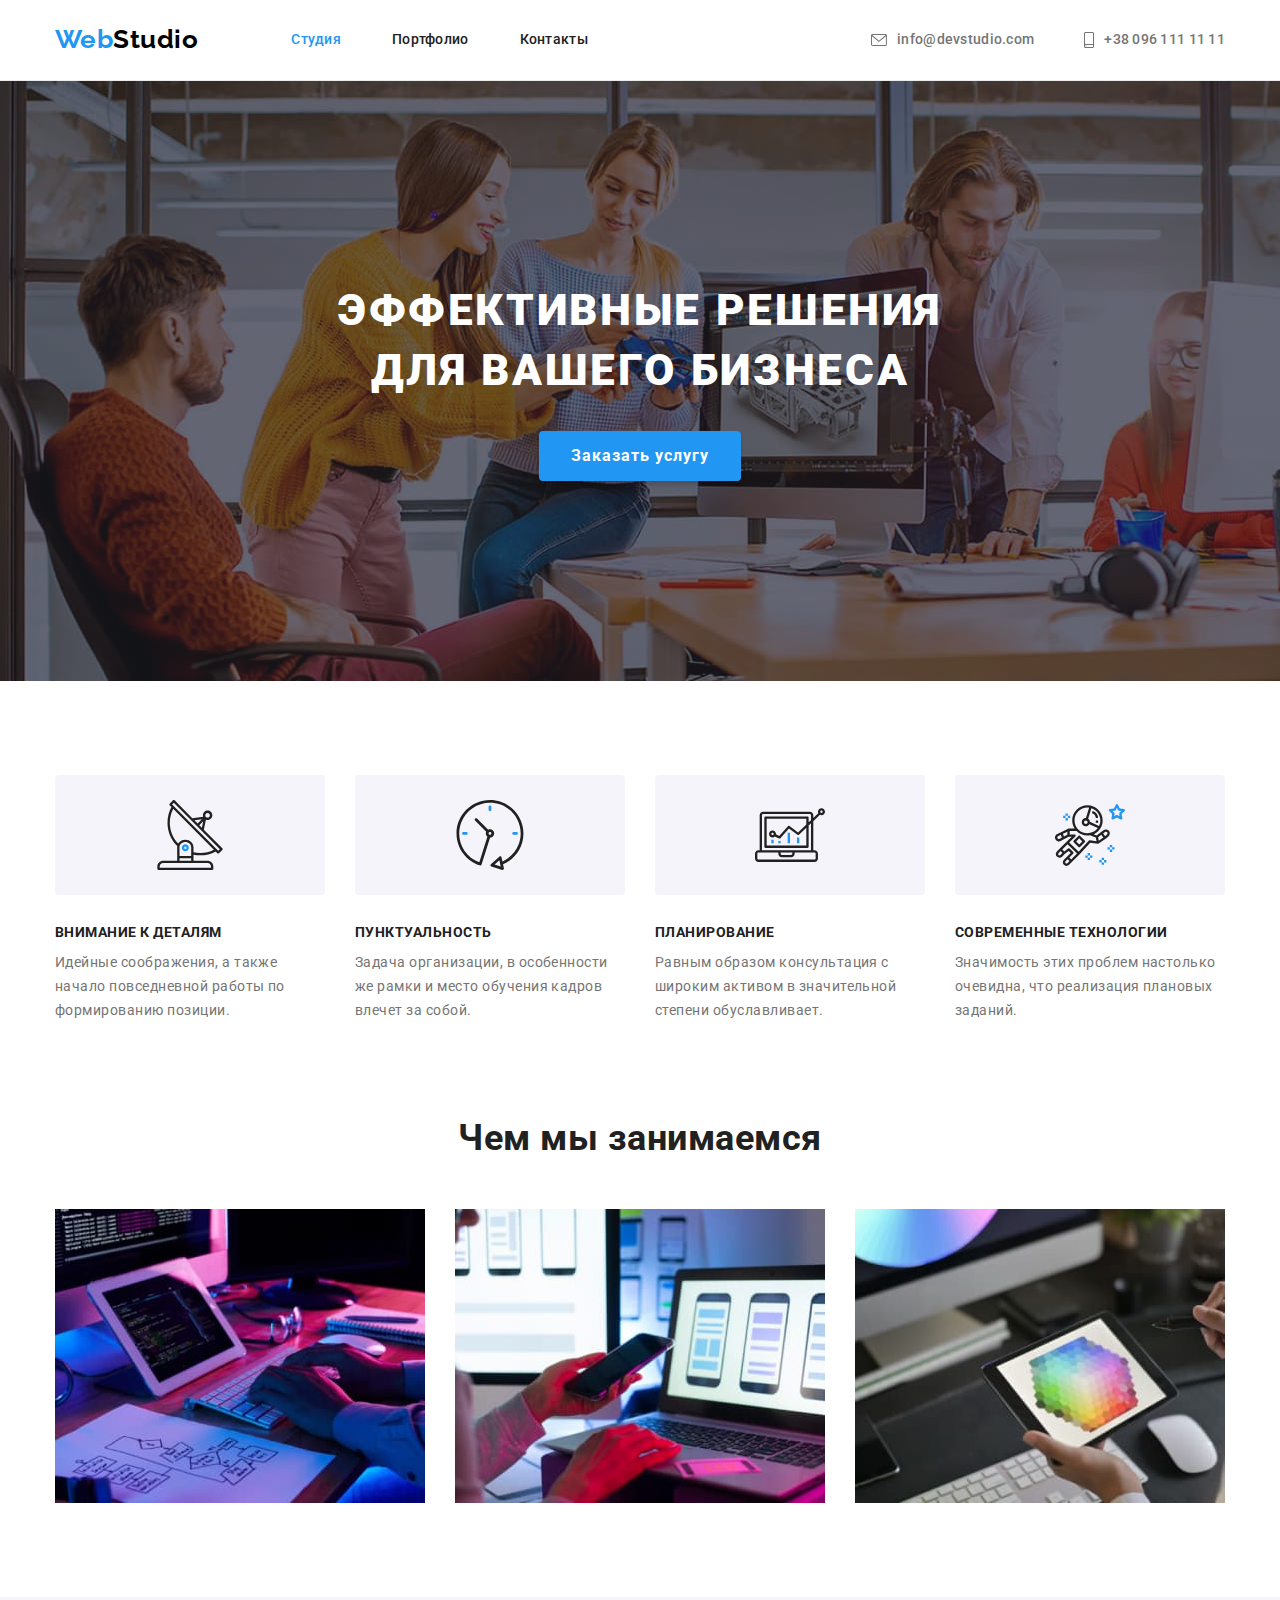
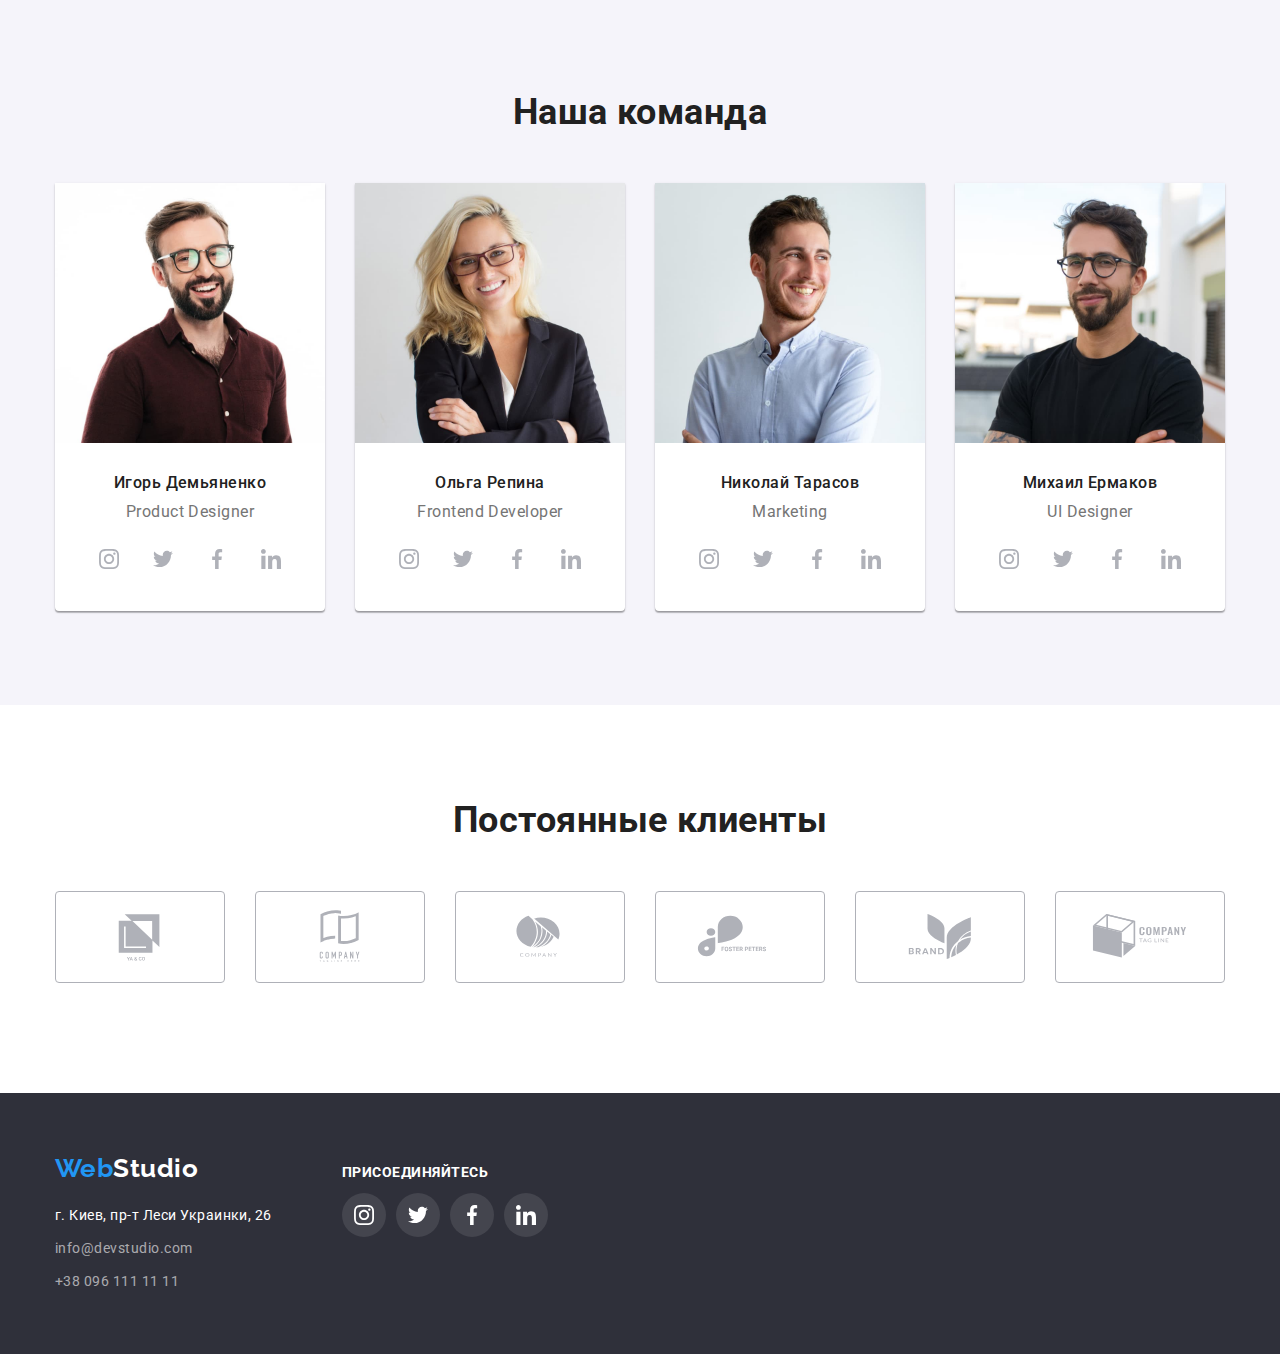
<file: index.html>
<!DOCTYPE html>
<html lang="ru">
<head>
    <meta charset="UTF-8">
    <meta http-equiv="X-UA-Compatible" content="IE=edge">
    <meta name="viewport" content="width=device-width, initial-scale=1.0">
    <title>Document</title>
    <link href="https://fonts.googleapis.com/css2?family=Raleway:wght@700&family=Roboto:wght@400;500;700;900&display=swap"
        rel="stylesheet">
    <link rel="stylesheet" href="https://cdnjs.cloudflare.com/ajax/libs/modern-normalize/1.1.0/modern-normalize.min.css">
    <link rel="stylesheet" href="./css/styles.css">
</head>
<body>
    <header class=page-header>
        <div class="container main-nav">
            <nav class="part-nav">
                <a href="./index.html" class="logo">
                    <span class="part-logo">Web</span>Studio
                </a>
            
                <ul class="site-nav list">
                    <li class="item"><a href="" class="link current">Студия</a></li>
                    <li class="item"><a href="./portfolio.html" class="link">Портфолио</a></li>
                    <li class="item"><a href="" class="link">Контакты</a></li>
                </ul>
            </nav>
            <ul class="contacts list">
                <li class="item">
                    <a href="mailto:info@devstudio.com" class="contact-link">
                        <svg class="mail-icon" width="16" height="12">
                            <use href="./images/symbol-defs.svg#icon-envelope"></use>
                        </svg>
                        info@devstudio.com
                    </a>
                </li>
                <li class="item">
                    <a href="tel:+380961111111" class="contact-link">
                        <svg class="phone-icon" width="10" height="16">
                            <use href="./images/symbol-defs.svg#icon-smartphone"></use>
                        </svg>
                        +38 096 111 11 11
                    </a></li>
            </ul>
        </div>
    </header>
    
    <main>
        <section class="hero">
            <h1 class="hero-title">Эффективные решения<br/>для вашего бизнеса</h1>
            <button type="button" class="button primary">Заказать услугу</button>
        </section>
        
        <section class="feature-section" >
            <div class="container">
                <h2 class="hide">Особенности</h2>
                <ul class="list feature-list">
                    <li class="item">
                        <div class="feature-bgc">
                            <svg class="icon-features" width="70" height="70">
                                <use href="./images/symbol-defs.svg#icon-antenna"></use>
                            </svg>
                        </div>
                        <h3 class="title">Внимание к деталям</h3>
                        <p class="text">Идейные соображения, а также начало повседневной работы по формированию позиции.</p>
                    </li>
                    <li class="item">
                        <div class="feature-bgc">
                            <svg class="icon-features" width="70" height="70">
                                <use href="./images/symbol-defs.svg#icon-clock"></use>
                            </svg>
                        </div>
                        <h3 class="title">Пунктуальность</h3>
                        <p class="text">Задача организации, в особенности же рамки и место обучения кадров влечет за собой.</p>
                    </li>
                    <li class="item">
                        <div class="feature-bgc">
                            <svg class="icon-features" width="70" height="70">
                                <use href="./images/symbol-defs.svg#icon-diagram"></use>
                            </svg>
                        </div>
                        <h3 class="title">Планирование</h3>
                        <p class="text">Равным образом консультация с широким активом в значительной степени обуславливает.</p>
                    </li>
                    <li class="item">
                        <div class="feature-bgc">
                            <svg class="icon-features" width="70" height="70">
                                <use href="./images/symbol-defs.svg#icon-astronaut"></use>
                            </svg>
                        </div>
                        <h3 class="title">Современные технологии</h3>
                        <p class="text">Значимость этих проблем настолько очевидна, что реализация плановых заданий.</p>
                    </li>
                </ul>
            </div>
        </section>
        
        <section class="work-section">
            <div class="container">
                <h2 class="section-title">Чем мы занимаемся</h2>
                <ul class="list work-list">
                    <li class="item"><img class="image" src="images/box1.jpg" alt="keyboard and ipad" width="370"></li>
                    <li class="item"><img class="image" src="images/box2.jpg" alt="phone and laptop" width="370"></li>
                    <li class="item"><img class="image" src="images/box3.jpg" alt="ipad" width="370"></li>
                </ul>
            </div>
        </section>
        
        <section class="section team">
            <div class="container">
                <h2 class="section-title">Наша команда</h2>
                <ul class="list team-list">
                    <li class="item">
                        <img class="image" src="images/img1.jpg" alt="photoIgor" width="270">
                        <div class="team-name">
                            <h3 class="list title">Игорь Демьяненко</h3>
                            <p class="list job">Product Designer</p>
                        </div>
                        <ul class="link-team">
                            <li class="list">
                                <a href="https://www.instagram.com/" class="icon-link">
                                    <svg class="icon-link-team" width="20" height="20">
                                        <use href="./images/symbol-defs.svg#icon-instagram">
                                        </use>
                                    </svg>
                                </a>
                            </li>
                            <li class="list">
                                <a href="https://twitter.com/" class="icon-link">
                                    <svg class="icon-link-team" width="20" height="20">
                                        <use href="./images/symbol-defs.svg#icon-twitter">
                                        </use>
                                    </svg>
                                </a>
                            </li>
                            <li class="list">
                                <a href="https://www.facebook.com/" class="icon-link">
                                    <svg class="icon-link-team" width="20" height="20">
                                        <use href="./images/symbol-defs.svg#icon-facebook">
                                        </use>
                                    </svg>
                                </a>
                            </li>
                            <li class="list">
                                <a href="https://www.linkedin.com/" class="icon-link">
                                    <svg class="icon-link-team" width="20" height="20">
                                        <use href="./images/symbol-defs.svg#icon-linkedin">
                                        </use>
                                    </svg>
                                </a>
                            </li>
                        </ul>
                    </li>
                    <li class="item">
                        <img class="image" src="images/img2.jpg" alt="photoOlga" width="270">
                        <div class="team-name">
                            <h3 class="list title">Ольга Репина</h3>
                            <p class="list job">Frontend Developer</p>
                        </div>
                        <ul class="link-team">
                            <li class="list">
                                <a href="https://www.instagram.com/" class="icon-link">
                                    <svg class="icon-link-team" width="20" height="20">
                                        <use href="./images/symbol-defs.svg#icon-instagram">
                                        </use>
                                    </svg>
                                </a>
                            </li>
                            <li class="list">
                                <a href="https://twitter.com/" class="icon-link">
                                    <svg class="icon-link-team" width="20" height="20">
                                        <use href="./images/symbol-defs.svg#icon-twitter">
                                        </use>
                                    </svg>
                                </a>
                            </li>
                            <li class="list">
                                <a href="https://www.facebook.com/" class="icon-link">
                                    <svg class="icon-link-team" width="20" height="20">
                                        <use href="./images/symbol-defs.svg#icon-facebook">
                                        </use>
                                    </svg>
                                </a>
                            </li>
                            <li class="list">
                                <a href="https://www.linkedin.com/" class="icon-link">
                                    <svg class="icon-link-team" width="20" height="20">
                                        <use href="./images/symbol-defs.svg#icon-linkedin">
                                        </use>
                                    </svg>
                                </a>
                            </li>
                        </ul>
                    </li>
                    <li class="item">
                        <img class="image" src="images/img3.jpg" alt="photoNikolai" width="270">
                        <div class="team-name">
                            <h3 class="list title">Николай Тарасов</h3>
                            <p class="list job">Marketing</p>
                        </div>
                        <ul class="link-team">
                            <li class="list">
                                <a href="https://www.instagram.com/" class="icon-link">
                                    <svg class="icon-link-team" width="20" height="20">
                                        <use href="./images/symbol-defs.svg#icon-instagram">
                                        </use>
                                    </svg>
                                </a>
                            </li>
                            <li class="list">
                                <a href="https://twitter.com/" class="icon-link">
                                    <svg class="icon-link-team" width="20" height="20">
                                        <use href="./images/symbol-defs.svg#icon-twitter">
                                        </use>
                                    </svg>
                                </a>
                            </li>
                            <li class="list">
                                <a href="https://www.facebook.com/" class="icon-link">
                                    <svg class="icon-link-team" width="20" height="20">
                                        <use href="./images/symbol-defs.svg#icon-facebook">
                                        </use>
                                    </svg>
                                </a>
                            </li>
                            <li class="list">
                                <a href="https://www.linkedin.com/" class="icon-link">
                                    <svg class="icon-link-team" width="20" height="20">
                                        <use href="./images/symbol-defs.svg#icon-linkedin">
                                        </use>
                                    </svg>
                                </a>
                            </li>
                        </ul>
                    </li>
                    <li class="item">
                        <img class="image" src="images/img4.jpg" alt="photoMihail" width="270">
                        <div class="team-name">
                            <h3 class="list title">Михаил Ермаков</h3>
                            <p class="list job">UI Designer</p>
                        </div>
                        <ul class="link-team">
                            <li class="list">
                                <a href="https://www.instagram.com/" class="icon-link">
                                    <svg class="icon-link-team" width="20" height="20">
                                        <use href="./images/symbol-defs.svg#icon-instagram">
                                        </use>
                                    </svg>
                                </a>
                            </li>
                            <li class="list">
                                <a href="https://twitter.com/" class="icon-link">
                                    <svg class="icon-link-team" width="20" height="20">
                                        <use href="./images/symbol-defs.svg#icon-twitter">
                                        </use>
                                    </svg>
                                </a>
                            </li>
                            <li class="list">
                                <a href="https://www.facebook.com/" class="icon-link">
                                    <svg class="icon-link-team" width="20" height="20">
                                        <use href="./images/symbol-defs.svg#icon-facebook">
                                        </use>
                                    </svg>
                                </a>
                            </li>
                            <li class="list">
                                <a href="https://www.linkedin.com/" class="icon-link">
                                    <svg class="icon-link-team" width="20" height="20">
                                        <use href="./images/symbol-defs.svg#icon-linkedin">
                                        </use>
                                    </svg>
                                </a>
                            </li>
                        </ul>
                    </li>
                </ul>
            </div>
        </section>

        <section class="section">
            <div class="container">
                <h2 class="section-title">Постоянные клиенты</h2>
                <ul class="clients">
                    <li class="list">
                        <a href="https://www.google.com.ua/" class="bgc-icon-clients">
                            <svg class="icon-clients" width="106" height="60">
                                <use href="./images/symbol-defs.svg#icon-Logo6"></use>
                            </svg>
                        </a>
                    </li>
                    <li class="list">
                        <a href="https://www.google.com.ua/" class="bgc-icon-clients">
                            <svg class="icon-clients" width="106" height="60">
                                <use href="./images/symbol-defs.svg#icon-Logo5"></use>
                            </svg>
                        </a>
                    </li>
                    <li class="list">
                        <a href="https://www.google.com.ua/" class="bgc-icon-clients">
                            <svg class="icon-clients" width="106" height="60">
                                <use href="./images/symbol-defs.svg#icon-Logo4"></use>
                            </svg>
                        </a>
                    </li>
                    <li class="list">
                        <a href="https://www.google.com.ua/" class="bgc-icon-clients">
                            <svg class="icon-clients" width="106" height="60">
                                <use href="./images/symbol-defs.svg#icon-Logo3"></use>
                            </svg>
                        </a>
                    </li>
                    <li class="list">
                        <a href="https://www.google.com.ua/" class="bgc-icon-clients">
                            <svg class="icon-clients" width="106" height="60">
                                <use href="./images/symbol-defs.svg#icon-Logo2"></use>
                            </svg>
                        </a>
                    </li>
                    <li class="list">
                        <a href="https://www.google.com.ua/" class="bgc-icon-clients">
                            <svg class="icon-clients" width="106" height="60">
                                <use href="./images/symbol-defs.svg#icon-Logo1"></use>
                            </svg>
                        </a>
                    </li>
                </ul>
            </div>
        </section>
    </main>
    
    <footer class="footer">
        <div class="container base">
            <div class="footer-box">
                <div class="logo-footer">
                    <a href="index.html" class="logo-down">
                        <span class="part-logo">Web</span>Studio
                    </a>
                </div>
                <ul class="list">
                    <li class="item footer-list"><a href="./index.html" class="address">г. Киев, пр-т Леси Украинки, 26</a></li>
                    <li class="item footer-list"><a href="mailto:info@devstudio.com" class="footer-contact-link">info@devstudio.com</a>
                    </li>
                    <li class="item footer-list"><a href="tel:+380961111111" class="footer-contact-link">+38 096 111 11 11</a></li>
                </ul>
            </div>
            <div>
                <h3 class="footer-icon-list">присоединяйтесь</h3>
                <ul class="footer-list-icon">
                    <li class="list">
                        <a href="https://www.instagram.com/" class="icon-footer">
                            <svg class="icon-link-footer" width="20" height="20">
                                <use href="./images/symbol-defs.svg#icon-instagram">
                                </use>
                            </svg>
                        </a>
                    </li>
                    <li class="list">
                        <a href="https://twitter.com/" class="icon-footer">
                            <svg class="icon-link-footer" width="20" height="20">
                                <use href="./images/symbol-defs.svg#icon-twitter">
                                </use>
                            </svg>
                        </a>
                    </li>
                    <li class="list">
                        <a href="https://www.facebook.com/" class="icon-footer">
                            <svg class="icon-link-footer" width="20" height="20">
                                <use href="./images/symbol-defs.svg#icon-facebook">
                                </use>
                            </svg>
                        </a>
                    </li>
                    <li class="list">
                        <a href="https://www.linkedin.com/" class="icon-footer">
                            <svg class="icon-link-footer" width="20" height="20">
                                <use href="./images/symbol-defs.svg#icon-linkedin">
                                </use>
                            </svg>
                        </a>
                    </li>
                </ul>
            </div>
        </div>
    </footer>

</body>
</html>
</file>
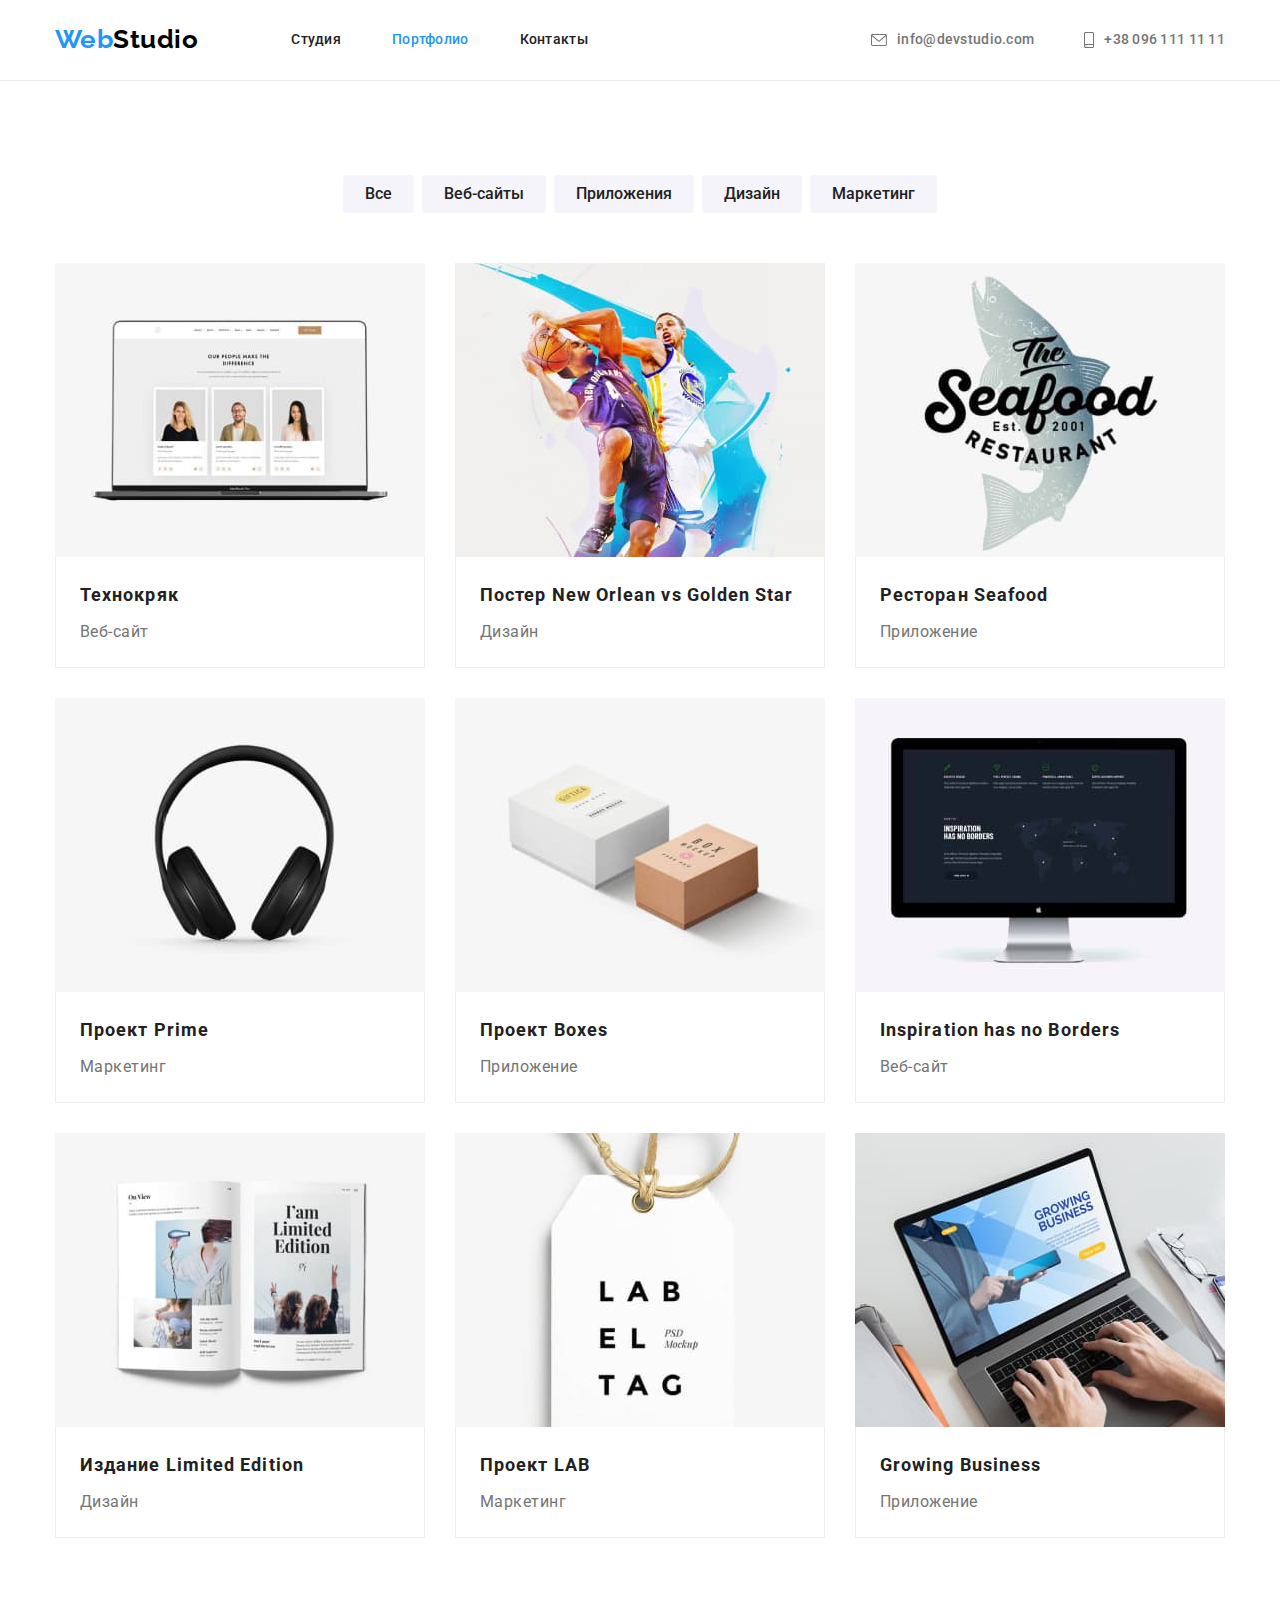
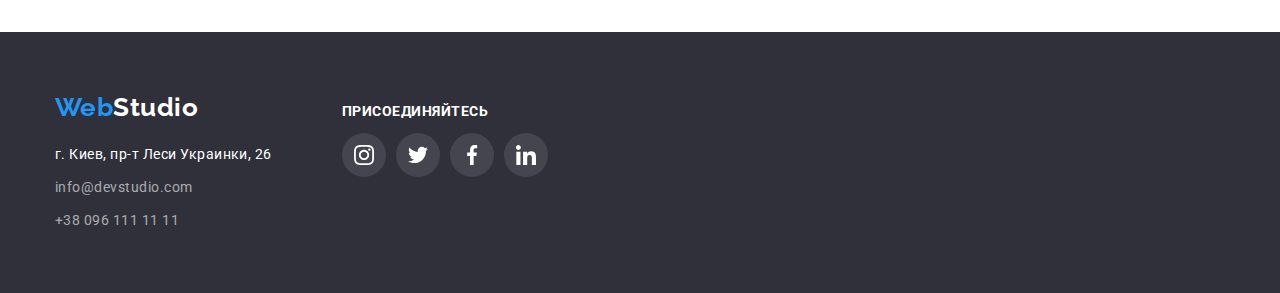
<file: portfolio.html>
<!DOCTYPE html>
<html lang="ru">
<head>
    <meta charset="UTF-8">
    <meta http-equiv="X-UA-Compatible" content="IE=edge">
    <meta name="viewport" content="width=device-width, initial-scale=1.0">
    <title>Document</title>
    <link href="https://fonts.googleapis.com/css2?family=Raleway:wght@700&family=Roboto:wght@400;500;700;900&display=swap"
        rel="stylesheet">
    <link rel="stylesheet" href="https://cdnjs.cloudflare.com/ajax/libs/modern-normalize/1.1.0/modern-normalize.min.css">
    <link rel="stylesheet" href="./css/styles.css">
</head>
<body>
    <header class=page-header>
        <div class="container main-nav">
            <nav class="part-nav">
                <a href="./index.html" class="logo">
                    <span class="part-logo">Web</span>Studio
                </a>
            
                <ul class="site-nav list">
                    <li class="item"><a href="./index.html" class="link">Студия</a></li>
                    <li class="item"><a href="" class="link current">Портфолио</a></li>
                    <li class="item"><a href="" class="link">Контакты</a></li>
                </ul>
            </nav>
            <ul class="contacts list">
                <li class="item">
                    <a href="mailto:info@devstudio.com" class="contact-link">
                        <svg class="mail-icon" width="16" height="12">
                            <use href="./images/symbol-defs.svg#icon-envelope"></use>
                        </svg>
                        info@devstudio.com
                    </a>
                </li>
                <li class="item">
                    <a href="tel:+380961111111" class="contact-link">
                        <svg class="phone-icon" width="10" height="16">
                            <use href="./images/symbol-defs.svg#icon-smartphone"></use>
                        </svg>
                        +38 096 111 11 11
                    </a>
                </li>
            </ul>
        </div>
    </header>

    <main>
        <section class="section">
            <div class="container">
                <h1 class="hide">Портфолио</h1>
                <ul class="list portfolio-button-list">
                    <li class="item"><button type="button" class="button secondary">Все</button></li>
                    <li class="item"><button type="button" class="button secondary">Веб-сайты</button></li>
                    <li class="item"><button type="button" class="button secondary">Приложения</button></li>
                    <li class="item"><button type="button" class="button secondary">Дизайн</button></li>
                    <li class="item"><button type="button" class="button secondary">Маркетинг</button></li>
                </ul>
            </div>
            <div class="container">              
                <ul class="list portfolio-list">
                    <li class="item">
                        <img class="image" src="images/img5.jpg" alt="ноутбук" width="370">
                        <div class="portfolio-category">
                            <h2 class="list title">Технокряк</h2>
                            <p class="list category">Веб-сайт</p>
                        </div>
                    </li>
                    <li class="item">
                        <img class="image" src="images/img6.jpg" alt="баскетболісти" width="370">
                        <div class="portfolio-category">
                            <h2 class="list title">Постер New Orlean vs Golden Star</h2>
                            <p class="list category">Дизайн</p>
                        </div>
                    </li>
                    <li class="item">
                        <img class="image" src="images/img7.jpg" alt="емблема" width="370">
                        <div class="portfolio-category">
                            <h2 class="list title">Ресторан Seafood</h2>
                            <p class="list category">Приложение</p>
                        </div>
                    </li>
                    <li class="item">
                        <img class="image" src="images/img8.jpg" alt="навушники" width="370">
                        <div class="portfolio-category">
                            <h2 class="list title">Проект Prime</h2>
                            <p class="list category">Маркетинг</p>
                        </div>
                    </li>
                    <li class="item">
                        <img class="image" src="images/img9.jpg" alt="2 коробки" width="370">
                        <div class="portfolio-category">
                            <h2 class="list title">Проект Boxes</h2>
                            <p class="list category">Приложение</p>
                        </div>
                    </li>
                    <li class="item">
                        <img class="image" src="images/img10.jpg" alt="монітор" width="370">
                        <div class="portfolio-category">
                            <h2 class="list title">Inspiration has no Borders</h2>
                            <p class="list category">Веб-сайт</p>
                        </div>
                    </li>
                    <li class="item">
                        <img class="image" src="images/img11.jpg" alt="журнал" width="370">
                        <div class="portfolio-category">
                            <h2 class="list title">Издание Limited Edition</h2>
                            <p class="list category">Дизайн</p>
                        </div>
                    </li>
                    <li class="item">
                        <img class="image" src="images/img12.jpg" alt="лейба" width="370">
                        <div class="portfolio-category">
                            <h2 class="list title">Проект LAB</h2>
                            <p class="list category">Маркетинг</p>
                        </div>
                    </li>
                    <li class="item">
                        <img class="image" src="images/img13.jpg" alt="друк на ноутбуці" width="370">
                        <div class="portfolio-category">
                            <h2 class="list title">Growing Business</h2>
                            <p class="list category">Приложение</p>
                        </div>
                    </li>
                </ul>
            </div>
        </section>
    </main>

    <footer class="footer">
        <div class="container base">
            <div class="footer-box">
                <div class="logo-footer">
                    <a href="index.html" class="logo-down">
                        <span class="part-logo">Web</span>Studio
                    </a>
                </div>
                <ul class="list">
                    <li class="item footer-list"><a href="./index.html" class="address">г. Киев, пр-т Леси Украинки, 26</a>
                    </li>
                    <li class="item footer-list"><a href="mailto:info@devstudio.com"
                            class="footer-contact-link">info@devstudio.com</a>
                    </li>
                    <li class="item footer-list"><a href="tel:+380961111111" class="footer-contact-link">+38 096 111 11
                            11</a></li>
                </ul>
            </div>
            <div>
                <h3 class="footer-icon-list">присоединяйтесь</h3>
                <ul class="footer-list-icon">
                    <li class="list">
                        <a href="https://www.instagram.com/" class="icon-footer">
                            <svg class="icon-link-footer" width="20" height="20">
                                <use href="./images/symbol-defs.svg#icon-instagram">
                                </use>
                            </svg>
                        </a>
                    </li>
                    <li class="list">
                        <a href="https://twitter.com/" class="icon-footer">
                            <svg class="icon-link-footer" width="20" height="20">
                                <use href="./images/symbol-defs.svg#icon-twitter">
                                </use>
                            </svg>
                        </a>
                    </li>
                    <li class="list">
                        <a href="https://www.facebook.com/" class="icon-footer">
                            <svg class="icon-link-footer" width="20" height="20">
                                <use href="./images/symbol-defs.svg#icon-facebook">
                                </use>
                            </svg>
                        </a>
                    </li>
                    <li class="list">
                        <a href="https://www.linkedin.com/" class="icon-footer">
                            <svg class="icon-link-footer" width="20" height="20">
                                <use href="./images/symbol-defs.svg#icon-linkedin">
                                </use>
                            </svg>
                        </a>
                    </li>
                </ul>
            </div>
        </div>
    </footer>

</body>

</html>
</file>
<file: css/styles.css>
:root {
    --primary-text-color:#757575;
    --title-text-color: #212121;
    --accent-color: #2196F3;
    --secondary-text-color: #FFFFFF;
    --background-button-color:#F5F4FA;
    --footer-contact: rgba(255, 255, 255, 0.6);
    --background-color: #2F303A;
    --icon-color: #AFB1B8;
}

body {
    background-color: var(--secondary-text-color);
    color: var(--primary-text-color);

    font-family: Roboto, sans-serif;
    letter-spacing: 0.03em;
}

.container {
    width: 1200px;
    padding-left: 15px;
    padding-right: 15px;
    margin: 0 auto;
}

.list {
    padding: 0;
    margin: 0;
    list-style: none;
}

/* page header */

.page-header {
    background-color:var(--secondary-text-color);
    border-bottom: 1px solid #ECECEC;
    margin-left: auto;
    margin-right: auto;
    display: flex;
}

.main-nav {
    display: flex;
    align-items: center;
}

/* logo */

.part-logo {
    color: var(--accent-color);
}

.logo {
    padding-top: 24px;
    padding-bottom: 25px;

    color: #000000;
    font-family: Raleway, cursive;

    font-weight: 700;
    font-size: 26px;
    line-height: 1.2;
    text-decoration: none;
}

.logo:hover,
.logo:focus {
    color: var(--accent-color);
}

/* site nav */

.part-nav {
    display: flex;
    align-items: center;
}

.site-nav {
    display: flex;
    margin-left: 93px;
}

.site-nav .item:not(:last-child){
margin-right: 51px;
}

.site-nav .link {
    display: block;
    padding-top: 20px;
    padding-bottom: 20px;

    color: var(--title-text-color);

    font-weight: 500;
    font-size: 14px;
    line-height: 1.1;
    letter-spacing: 0.02em;
    text-decoration: none;
}

.site-nav .link:hover,
.site-nav .link:focus {
    color: var(--accent-color);
}

.site-nav .link.current {
    color: var(--accent-color);
}

/* contacts */

.mail-icon {
    margin-right: 10px;
    fill: var(--primary-text-color);
    fill: currentColor;
}

.phone-icon {
    margin-right: 10px;
    fill: var(--primary-text-color);
    fill: currentColor;
}

.contacts .item {
    align-items: center;
}

.contacts {
    display: flex;
    margin-left: auto;
}

.contacts .item:not(:last-child) {
    margin-right: 50px;
}

.contacts .contact-link {
    display: flex;
    align-items: center;

    color: var(--primary-text-color);
    text-decoration: none;

    padding: 20px 0;

    font-weight: 500;
    font-size: 14px;
    line-height: 1.14;
    letter-spacing: 0.02em;
}

.contact-link:hover,
.contact-link:focus {
    color: var(--accent-color);
}

/* hero */

.hero {
    max-width: 1600px;
    height: 600px;
    margin-left: auto;
    margin-right: auto;
    background-repeat: no-repeat;
    background-size: cover;
    background-position: center;
    background: #C4C4C4;
    background-image: linear-gradient(rgba(47, 48, 58, 0.4), rgba(47, 48, 58, 0.4)), url("../images/img14.jpg");
   
    padding: 200px 0;

}

.hero-title {
    margin-bottom: 30px;
    margin-top: 0;
    color: var(--secondary-text-color);
    font-style: 400;
    font-weight: 900;
    font-size: 44px;
    line-height: 1.36;
    letter-spacing: 0.06em;
    text-transform: uppercase;
    text-align: center;
}

.button.primary {
    border-radius: 4px;
    border: none;
    padding: 10px 32px;
    color: var(--secondary-text-color);
    background-color: var(--accent-color);
    font-weight: 700;
    font-size: 16px;
    line-height: 1.88;
    display: flex;
    align-items: center;
    text-align: center;
    letter-spacing: 0.06em;
    cursor: pointer;
    box-shadow: 0px 4px 4px rgba(0, 0, 0, 0.15);
    display: block;
    margin: 0 auto;
}

.button.primary:hover,
.button.primary:focus {
    color: var(--title-text-color);
    background-color: var(--background-button-color);
}

.button.secondary {
    border-radius: 4px;
    padding: 6px 22px;
    color: var(--secondary-text-color);
    background-color: var(--accent-color);
    font-family: inherit;
    font-weight: 500;
    font-size: 16px;
    line-height: 1.62;
    color: var(--title-text-color);
    background-color: var(--background-button-color);
    cursor: pointer;
    text-align: center;
    border: none;
    height: 38px;
}

.button.secondary:hover,
.button.secondary:focus {
    color: var(--secondary-text-color);
    background-color: var(--accent-color);
    box-shadow: 0px 3px 1px rgba(0, 0, 0, 0.1), 0px 1px 2px rgba(0, 0, 0, 0.08), 0px 2px 2px rgba(0, 0, 0, 0.12);
}

/* section */

.section {
    padding: 94px 0;
}

.section-title {
    margin-top: 0;
    margin-bottom: 50px;
    color: var(--title-text-color);
    font-weight: 700;
    font-size: 36px;
    line-height: 1.17;
    text-align: center;
}

/* features */

.feature-bgc {
    background-color: var(--background-button-color);
    border-radius: 4px;
    margin-bottom: 30px;
    width: 270px;
    height: 120px;
    display: inline-flex;
    justify-content: center;
    align-items: center;
}

.icon-features {
    /* margin: 25px 100px; */
}

.feature-section {
    padding-top: 94px;
    padding-bottom: 47px;
}

.feature-list {
    display: flex;
}

.feature-list .item {
 width: 270px;  
}

.feature-list .item:not(:last-child) {
    margin-right: 30px;
}

.feature-list .title {
    margin-top: 0;
    margin-bottom: 10px;
    color: var(--title-text-color);
    font-weight: 700;
    font-size: 14px;
    line-height: 1.14;
    text-transform: uppercase;
}

.feature-list .text {
    font-size: 14px;
    line-height: 1.71;
    margin: 0; 
}

/* our work */

.work-section {
    padding-top: 47px;
    padding-bottom: 94px;
}

.image {
    display: block;
}

.work-list {
    display: flex;
}

.work-list .item {
    width: 370px;
}

.work-list .item:not(:last-child) {
    margin-right: 30px;
}

/* team */

.link-team {
    display: flex;
    padding-left: 0;
    padding-bottom: 30px;
    justify-content: center;
}

.icon-link {
    width: 44px;
    height: 44px;
    color: #AFB1B8;
    display: inline-flex;
    justify-content: center;
    align-items: center;
}

.icon-link-team {
    fill: currentColor;
}

.icon-link:hover,
.icon-link:focus {
    background-color: var(--accent-color);
    border-radius: 50%;
}

.icon-link:hover .icon-link-team,
.icon-link:focus .icon-link-team {
    fill: var(--secondary-text-color);
}

.link-team .list:not(:last-child) {
    margin-right: 10px;
}

.team.section {
    background-color: var(--background-button-color);
    text-align: center;
    padding-bottom: 94px;
}

.team-list.list {
    display: flex;
}

.team-list .item {
    width: 270px;
    background-color: var(--secondary-text-color);
    box-shadow: 0px 1px 3px rgba(0, 0, 0, 0.12), 0px 1px 1px rgba(0, 0, 0, 0.14), 0px 2px 1px rgba(0, 0, 0, 0.2);
    border-radius: 0px 0px 4px 4px;
}

.team-list .item:not(:last-child) {
    margin-right: 30px;
}

.team-name {
    padding-top: 30px;
    margin-bottom: 16px;
}

.team-name .title {
    margin-bottom: 10px;
}

.team-list .title {
    color: var(--title-text-color);

    font-weight: 500;
    font-size: 16px;
    line-height: 1.19;
}

.team-list .job {
    font-size: 16px;
    line-height: 1.19;
}

/* clients */

.bgc-icon-clients {
    width: 170px;
    height: 92px;
    border: 1px solid var(--icon-color);
    border-radius: 4px;
    display: inline-flex;
    justify-content: center;
    align-items: center;
    color: var(--icon-color);
}

.icon-clients {
    fill: currentColor;
}

.bgc-icon-clients:hover,
.bgc-icon-clients:focus {
    color: var(--accent-color);
    border-color: var(--accent-color);
}

.clients {
    display: flex;
    padding: 0;
}

.clients .list:not(:last-child) {
    margin-right: 30px;
}

/* fotter */

.icon-footer {
    width: 44px;
    height: 44px;
    display: inline-flex;
    justify-content: center;
    align-items: center;
    background: rgba(255, 255, 255, 0.1);
    border-radius: 50%;
}

.icon-link-footer {
    fill: var(--secondary-text-color);
}

.icon-footer:hover,
.icon-footer:focus {
    background-color: var(--accent-color);
}

.footer-list-icon {
    display: flex;
    padding: 0;
    margin: 0;
}

.footer-list-icon .list:not(:last-child) {
    margin-right: 10px;
}

.footer-icon-list {
    margin: 0;
    font-style: normal;
    font-weight: 700;
    line-height: 1.14px;
    text-transform: uppercase;
    font-size: 14px;
    color: var(--secondary-text-color);
    margin-bottom: 20px;
}

.container.base {
    display: flex;
    align-items: baseline;
}

.footer-box {
    margin-right: 70px;
}

.logo-footer {
    margin-bottom: 20px;
}

.item.footer-list:not(:last-child) {
    margin-bottom: 9px;
}

.logo-down {
    color: var(--secondary-text-color);
    font-family: 'Raleway';
    font-weight: 700;
    font-size: 26px;
    line-height: 1.19;
    text-decoration: none;
}

.logo-down:hover,
.logo-down:focus {
    color: var(--accent-color);
}

.address {
    color: var(--secondary-text-color);
    text-decoration: none;
    font-size: 14px;
    line-height: 1.71;
}

.address:hover,
.address:focus {
    color: var(--accent-color);
}

.footer-contact-link {
    color: var(--footer-contact);
    text-decoration: none;
    font-size: 14px;
    line-height: 1.71;
}

.footer-contact-link:hover,
.footer-contact-link:focus {
    color: var(--accent-color);
}

.footer {
    background-color: var(--background-color);
    margin-left: auto;
    margin-right: auto;
    padding: 60px 0;
}

/* portfolio list */

.portfolio-category {
    padding: 20px 24px;
    border: 1px solid #EEEEEE;
    border-top: none;
}

.portfolio-category .title {
    margin-bottom: 4px;
}

.hide {
    display: none;
}

.portfolio-button-list {
    display: flex;
    justify-content: center;
    margin-bottom: 50px;
}

.portfolio-button-list .item:not(:last-child) {
    margin-right: 8px;
}

.portfolio-list {
    display: flex;
    flex-wrap: wrap;
}

.portfolio-list .item {
    width: calc((100% - 60px) / 3);
    margin-right: 30px;
    margin-bottom: 30px;
}

.portfolio-list .item:hover {
    box-shadow: 0px 1px 1px rgba(0, 0, 0, 0.12), 0px 4px 4px rgba(0, 0, 0, 0.06), 1px 4px 6px rgba(0, 0, 0, 0.16);
}

.portfolio-list .item:nth-child(3n) {
    margin-right: 0;
}

.portfolio-list .item:nth-last-child(-n + 3) {
    margin-bottom: 0;
}

.portfolio-list .title {
    color:var(--title-text-color);
    font-weight: 700;
    font-size: 18px;
    line-height: 2; 
    letter-spacing: 0.06em;
}

.portfolio-list .category {
    font-size: 16px;
    line-height: 1.88;
}
</file>
